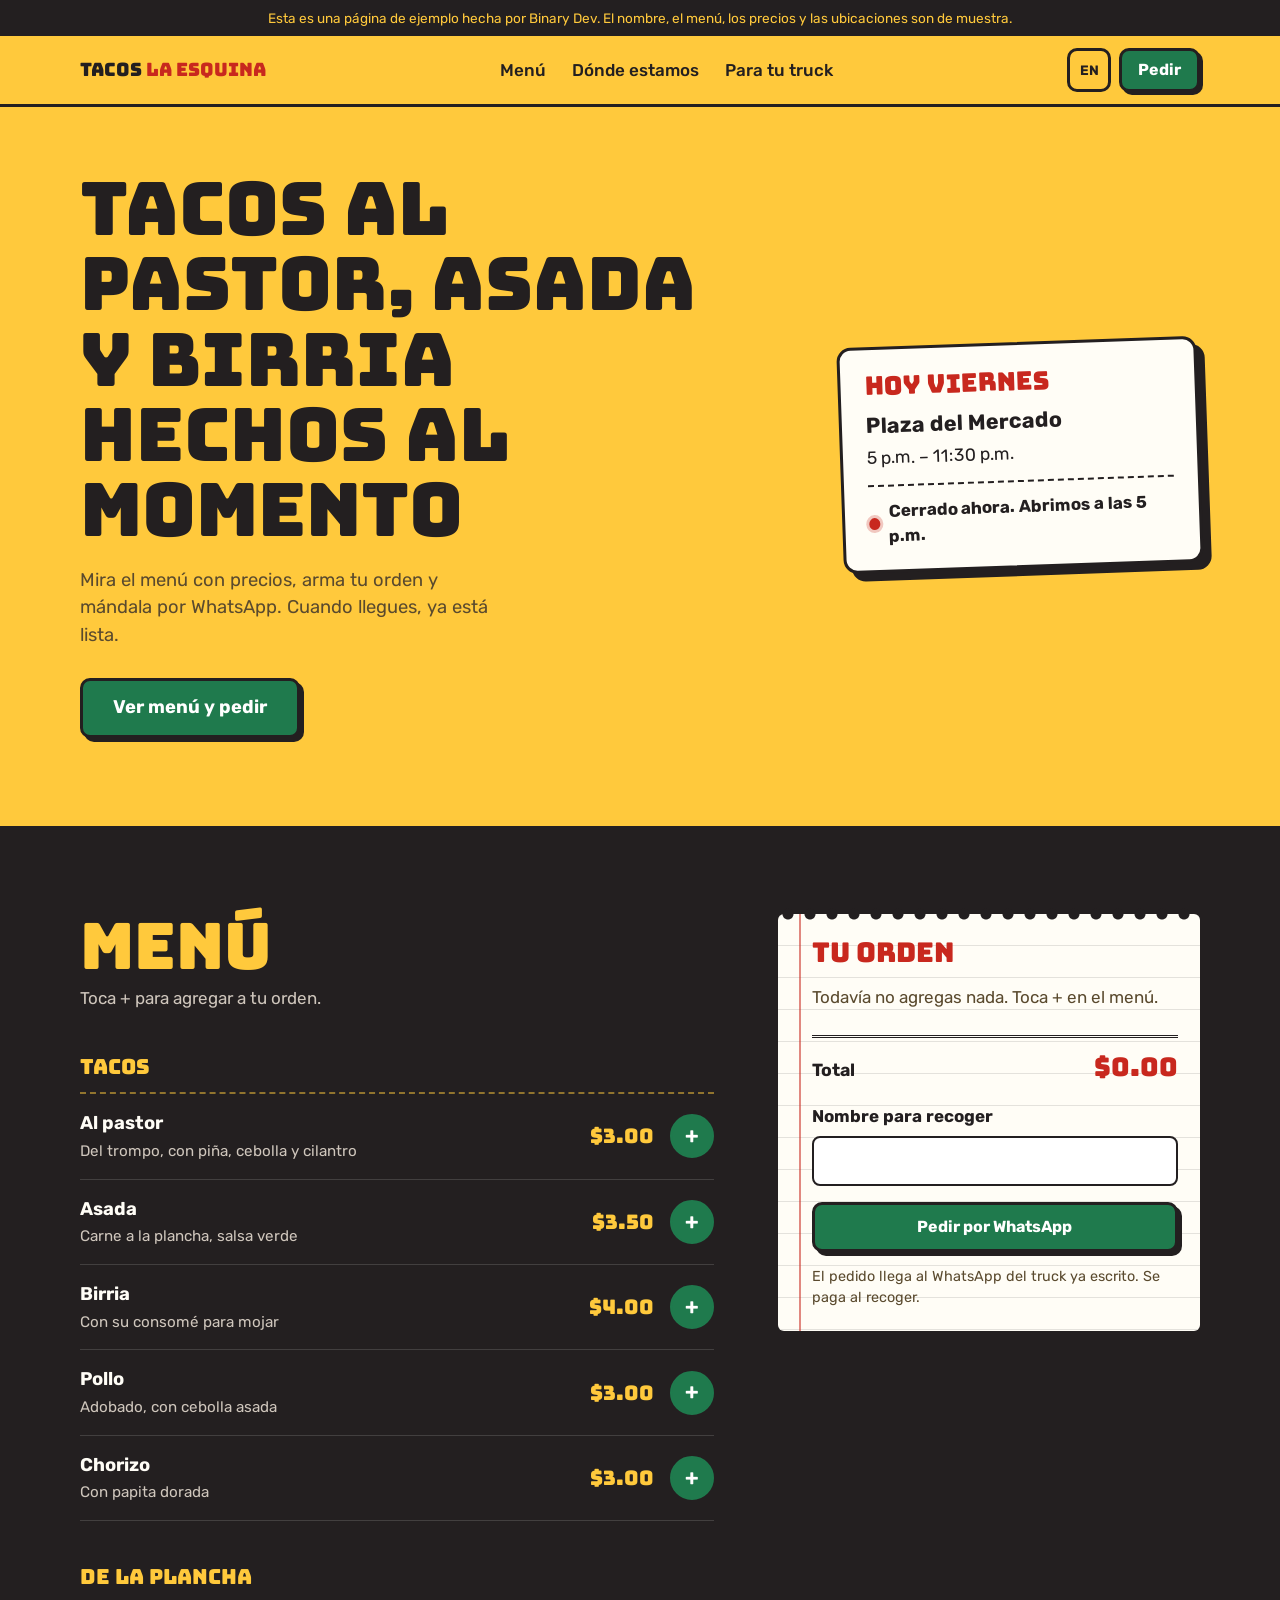
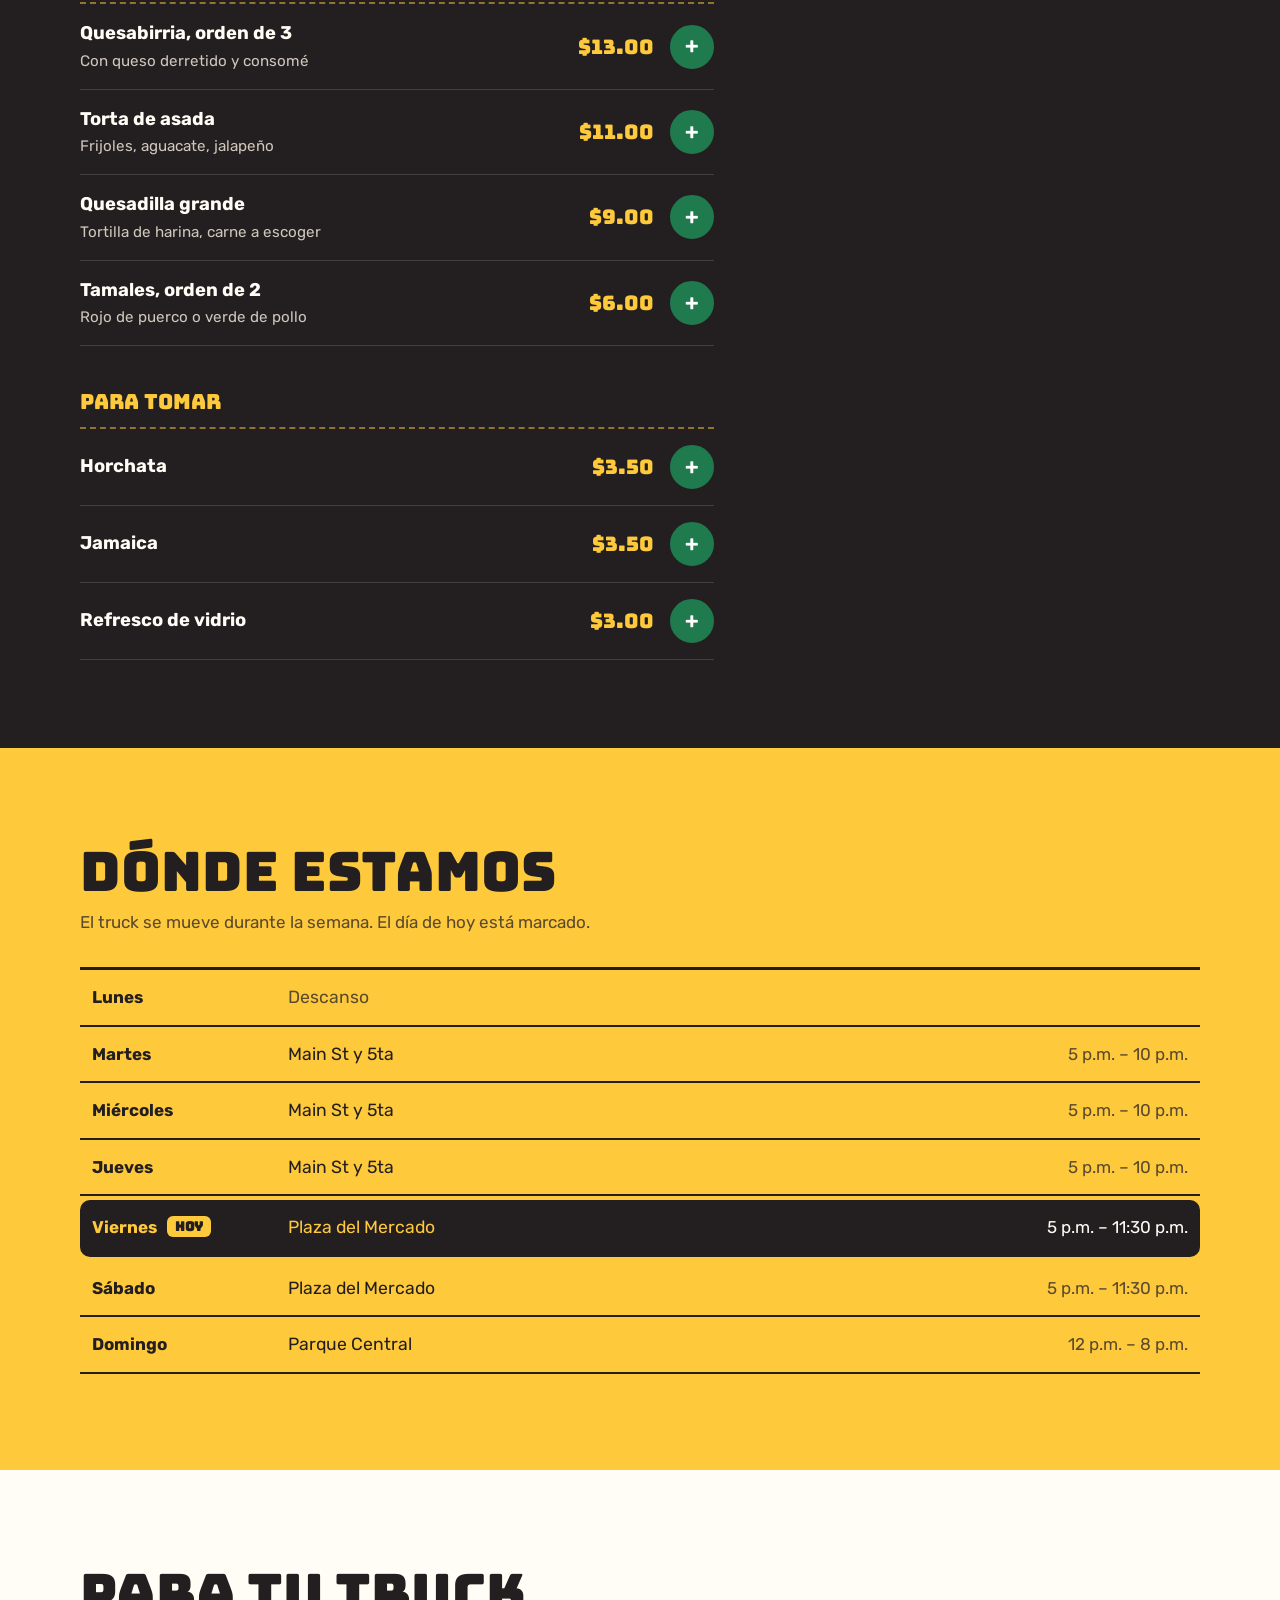
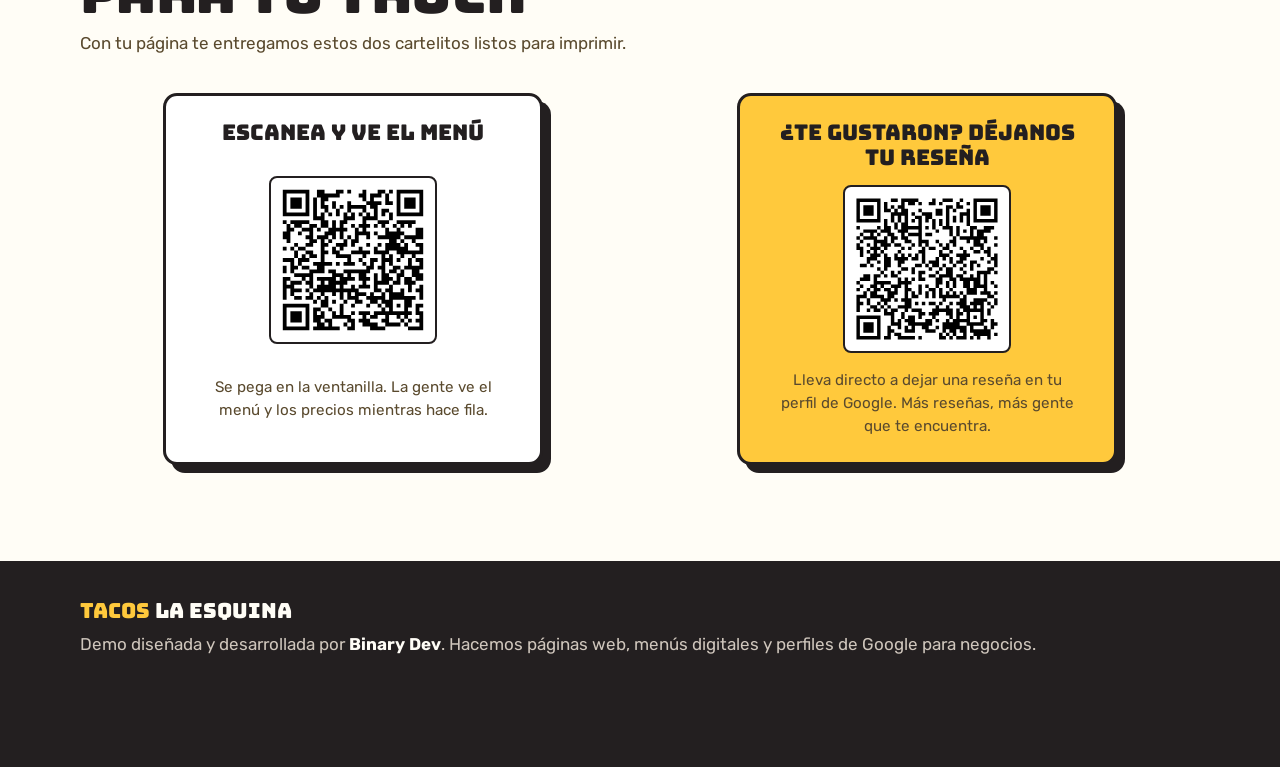
<file: index.html>
<!doctype html>
<html lang="es">
<head>
  <meta charset="utf-8">
  <meta name="viewport" content="width=device-width, initial-scale=1">
  <meta http-equiv="Content-Security-Policy" content="default-src 'self'; img-src 'self' data:; style-src 'self'; script-src 'self'; font-src 'self'; connect-src 'self'; base-uri 'self'; form-action 'self'; object-src 'none'">
  <meta name="referrer" content="strict-origin-when-cross-origin">
  <meta name="robots" content="noindex, nofollow">
  <title>Tacos La Esquina | Demo de menú digital para food truck</title>
  <meta name="description" content="Demo de menú digital para food truck y taquería: menú con precios, pedido por WhatsApp, dónde estamos hoy y QR para la ventanilla. Hecha por Binary Dev.">
  <meta property="og:type" content="website">
  <meta property="og:title" content="Tacos La Esquina | Demo de menú digital">
  <meta property="og:description" content="Así podría verse el menú de tu food truck: arma tu orden y pídela por WhatsApp.">
  <meta name="twitter:card" content="summary">
  <meta name="theme-color" content="#FFC93C">
  <link rel="icon" href="assets/favicon.svg" type="image/svg+xml">
  <link rel="preload" href="assets/fonts/bungee-latin-400-normal.woff2" as="font" type="font/woff2" crossorigin>
  <link rel="preload" href="assets/fonts/rubik-latin-400-normal.woff2" as="font" type="font/woff2" crossorigin>
  <link rel="stylesheet" href="css/styles.css">
  <script type="application/ld+json">
  {
    "@context": "https://schema.org",
    "@type": "FoodEstablishment",
    "servesCuisine": "Mexican",
    "name": "Tacos La Esquina (demo)",
    "description": "Página de demostración creada por Binary Dev. Datos de ejemplo.",
    "priceRange": "$"
  }
  </script>
  <script src="js/i18n.js" defer></script>
  <script src="js/main.js" defer></script>
</head>
<body>
  <a class="skip-link" href="#main" data-i18n="skip">Saltar al contenido</a>
  <p class="demo-bar" role="note" data-i18n="demo.text">Esta es una página de ejemplo hecha por Binary Dev. El nombre, el menú, los precios y las ubicaciones son de muestra.</p>

  <header class="site-header">
    <div class="wrap header-inner">
      <a class="brand" href="#top">Tacos <span>La Esquina</span></a>
      <nav class="main-nav" aria-label="Principal" data-i18n-attr="aria-label:nav.label">
        <a href="#menu" data-i18n="nav.menu">Menú</a>
        <a href="#donde" data-i18n="nav.where">Dónde estamos</a>
        <a href="#qr" data-i18n="nav.qr">Para tu truck</a>
      </nav>
      <div class="header-actions">
        <button class="lang-toggle" type="button" id="lang-toggle" aria-label="Switch to English">EN</button>
        <a class="btn btn-small" href="#menu" data-i18n="cta.order">Pedir</a>
      </div>
    </div>
  </header>

  <main id="main">
    <section class="hero" id="top" aria-labelledby="hero-title">
      <div class="wrap hero-grid">
        <div class="hero-copy">
          <h1 id="hero-title" data-i18n="hero.title">Tacos al pastor, asada y birria hechos al momento</h1>
          <p class="lede" data-i18n="hero.lede">Mira el menú con precios, arma tu orden y mándala por WhatsApp. Cuando llegues, ya está lista.</p>
          <a class="btn btn-big" href="#menu" data-i18n="cta.menu">Ver menú y pedir</a>
        </div>
        <aside class="today" aria-labelledby="today-label">
          <p class="today-label" id="today-label"><span data-i18n="today.label">Hoy</span> <span id="today-day">sábado</span></p>
          <p class="today-place" id="today-place">Plaza del Mercado</p>
          <p class="today-hours" id="today-hours">5 p.m. – 11:30 p.m.</p>
          <p class="today-status" id="today-status"><span class="dot" aria-hidden="true"></span><span id="today-status-text">Abierto ahora</span></p>
        </aside>
      </div>
    </section>

    <section class="menu-section" id="menu" aria-labelledby="menu-title">
      <div class="wrap menu-grid">
        <div class="board">
          <h2 id="menu-title" class="board-title" data-i18n="menu.title">Menú</h2>
          <p class="board-hint" data-i18n="menu.hint">Toca + para agregar a tu orden.</p>

          <h3 class="board-group" data-i18n="menu.tacos">Tacos</h3>
          <ul class="items">
            <li class="item" data-id="pastor" data-price="3.00">
              <div class="item-text"><p class="item-name" data-i18n="i.pastor">Al pastor</p><p class="item-desc" data-i18n="d.pastor">Del trompo, con piña, cebolla y cilantro</p></div>
              <p class="item-price">$3.00</p><div class="qty"></div>
            </li>
            <li class="item" data-id="asada" data-price="3.50">
              <div class="item-text"><p class="item-name" data-i18n="i.asada">Asada</p><p class="item-desc" data-i18n="d.asada">Carne a la plancha, salsa verde</p></div>
              <p class="item-price">$3.50</p><div class="qty"></div>
            </li>
            <li class="item" data-id="birria" data-price="4.00">
              <div class="item-text"><p class="item-name" data-i18n="i.birria">Birria</p><p class="item-desc" data-i18n="d.birria">Con su consomé para mojar</p></div>
              <p class="item-price">$4.00</p><div class="qty"></div>
            </li>
            <li class="item" data-id="pollo" data-price="3.00">
              <div class="item-text"><p class="item-name" data-i18n="i.pollo">Pollo</p><p class="item-desc" data-i18n="d.pollo">Adobado, con cebolla asada</p></div>
              <p class="item-price">$3.00</p><div class="qty"></div>
            </li>
            <li class="item" data-id="chorizo" data-price="3.00">
              <div class="item-text"><p class="item-name" data-i18n="i.chorizo">Chorizo</p><p class="item-desc" data-i18n="d.chorizo">Con papita dorada</p></div>
              <p class="item-price">$3.00</p><div class="qty"></div>
            </li>
          </ul>

          <h3 class="board-group" data-i18n="menu.more">De la plancha</h3>
          <ul class="items">
            <li class="item" data-id="quesabirria" data-price="13.00">
              <div class="item-text"><p class="item-name" data-i18n="i.quesabirria">Quesabirria, orden de 3</p><p class="item-desc" data-i18n="d.quesabirria">Con queso derretido y consomé</p></div>
              <p class="item-price">$13.00</p><div class="qty"></div>
            </li>
            <li class="item" data-id="torta" data-price="11.00">
              <div class="item-text"><p class="item-name" data-i18n="i.torta">Torta de asada</p><p class="item-desc" data-i18n="d.torta">Frijoles, aguacate, jalapeño</p></div>
              <p class="item-price">$11.00</p><div class="qty"></div>
            </li>
            <li class="item" data-id="quesadilla" data-price="9.00">
              <div class="item-text"><p class="item-name" data-i18n="i.quesadilla">Quesadilla grande</p><p class="item-desc" data-i18n="d.quesadilla">Tortilla de harina, carne a escoger</p></div>
              <p class="item-price">$9.00</p><div class="qty"></div>
            </li>
            <li class="item" data-id="tamales" data-price="6.00">
              <div class="item-text"><p class="item-name" data-i18n="i.tamales">Tamales, orden de 2</p><p class="item-desc" data-i18n="d.tamales">Rojo de puerco o verde de pollo</p></div>
              <p class="item-price">$6.00</p><div class="qty"></div>
            </li>
          </ul>

          <h3 class="board-group" data-i18n="menu.drinks">Para tomar</h3>
          <ul class="items">
            <li class="item" data-id="horchata" data-price="3.50">
              <div class="item-text"><p class="item-name" data-i18n="i.horchata">Horchata</p></div>
              <p class="item-price">$3.50</p><div class="qty"></div>
            </li>
            <li class="item" data-id="jamaica" data-price="3.50">
              <div class="item-text"><p class="item-name" data-i18n="i.jamaica">Jamaica</p></div>
              <p class="item-price">$3.50</p><div class="qty"></div>
            </li>
            <li class="item" data-id="coca" data-price="3.00">
              <div class="item-text"><p class="item-name" data-i18n="i.coca">Refresco de vidrio</p></div>
              <p class="item-price">$3.00</p><div class="qty"></div>
            </li>
          </ul>
        </div>

        <aside class="order" id="orden" aria-labelledby="order-title">
          <div class="pad">
            <h2 class="pad-title" id="order-title" data-i18n="order.title">Tu orden</h2>
            <p class="pad-empty" id="pad-empty" data-i18n="order.empty">Todavía no agregas nada. Toca + en el menú.</p>
            <ul class="pad-lines" id="pad-lines" aria-live="polite"></ul>
            <p class="pad-total"><span data-i18n="order.total">Total</span> <strong id="pad-total">$0.00</strong></p>
            <div class="field">
              <label for="f-name" data-i18n="order.name">Nombre para recoger</label>
              <input id="f-name" type="text" autocomplete="given-name">
            </div>
            <p class="form-error" id="form-error" role="alert" hidden></p>
            <button class="btn btn-block" type="button" id="send-order" data-i18n="order.send">Pedir por WhatsApp</button>
            <p class="pad-note" data-i18n="order.note">El pedido llega al WhatsApp del truck ya escrito. Se paga al recoger.</p>
          </div>
        </aside>
      </div>
    </section>

    <section class="section" id="donde" aria-labelledby="where-title">
      <div class="wrap">
        <h2 id="where-title" class="section-title" data-i18n="where.title">Dónde estamos</h2>
        <p class="section-lede" data-i18n="where.lede">El truck se mueve durante la semana. El día de hoy está marcado.</p>
        <ol class="week" id="week"></ol>
      </div>
    </section>

    <section class="section section-paper" id="qr" aria-labelledby="qr-title">
      <div class="wrap">
        <h2 id="qr-title" class="section-title" data-i18n="qr.title">Para tu truck</h2>
        <p class="section-lede" data-i18n="qr.lede">Con tu página te entregamos estos dos cartelitos listos para imprimir.</p>
        <div class="signs">
          <figure class="sign">
            <p class="sign-head" data-i18n="qr.menuHead">Escanea y ve el menú</p>
            <img src="assets/qr-menu.svg" width="168" height="168" alt="Código QR de ejemplo que abre el menú" data-i18n-attr="alt:qr.menuAlt">
            <figcaption data-i18n="qr.menuText">Se pega en la ventanilla. La gente ve el menú y los precios mientras hace fila.</figcaption>
          </figure>
          <figure class="sign">
            <p class="sign-head" data-i18n="qr.reviewHead">¿Te gustaron? Déjanos tu reseña</p>
            <img src="assets/qr-review.svg" width="168" height="168" alt="Código QR de ejemplo para dejar una reseña en Google" data-i18n-attr="alt:qr.reviewAlt">
            <figcaption data-i18n="qr.reviewText">Lleva directo a dejar una reseña en tu perfil de Google. Más reseñas, más gente que te encuentra.</figcaption>
          </figure>
        </div>
      </div>
    </section>
  </main>

  <footer class="site-footer">
    <div class="wrap">
      <p class="brand">Tacos <span>La Esquina</span></p>
      <p data-i18n="footer.made">Demo diseñada y desarrollada por <strong>Binary Dev</strong>. Hacemos páginas web, menús digitales y perfiles de Google para negocios.</p>
    </div>
  </footer>

  <a class="order-bar" id="order-bar" href="#orden" hidden>
    <span><span data-i18n="order.title">Tu orden</span> (<span id="bar-count">0</span>)</span>
    <strong id="bar-total">$0.00</strong>
  </a>

  <div class="toast" id="toast" role="status" aria-live="polite" hidden></div>
</body>
</html>
</file>
<file: css/styles.css>
/* ===== Fonts (self-hosted) ===== */
@font-face { font-family: "Bungee"; src: url("../assets/fonts/bungee-latin-400-normal.woff2") format("woff2"); font-weight: 400; font-display: swap; }
@font-face { font-family: "Rubik"; src: url("../assets/fonts/rubik-latin-400-normal.woff2") format("woff2"); font-weight: 400; font-display: swap; }
@font-face { font-family: "Rubik"; src: url("../assets/fonts/rubik-latin-500-normal.woff2") format("woff2"); font-weight: 500; font-display: swap; }
@font-face { font-family: "Rubik"; src: url("../assets/fonts/rubik-latin-700-normal.woff2") format("woff2"); font-weight: 700; font-display: swap; }

/* ===== Tokens ===== */
:root {
  --maiz: #FFC93C;        /* corn yellow: page background */
  --comal: #231F20;       /* griddle black: text and menu board */
  --chile: #C8281E;       /* chile red: order pad accents (large text only on yellow) */
  --salsa: #1F7A4D;       /* salsa green: actions */
  --papel: #FFFDF6;       /* order-pad paper */
  --masa: #5A4A2E;        /* quiet text on yellow */
  --humo: #CFC6BC;        /* quiet text on the board */
  --sign: "Bungee", Impact, "Arial Black", sans-serif;
  --body: "Rubik", system-ui, -apple-system, "Segoe UI", sans-serif;
  --wrap: 1160px;
}

/* ===== Base ===== */
*, *::before, *::after { box-sizing: border-box; }
html { scroll-behavior: smooth; -webkit-text-size-adjust: 100%; }
body { margin: 0; background: var(--maiz); color: var(--comal); font-family: var(--body); font-size: 1.0625rem; line-height: 1.5; overflow-x: hidden; }
img { display: block; max-width: 100%; }
h1, h2, h3, p { margin: 0; }
h1, h2, h3 { font-weight: 400; }
ul, ol { margin: 0; padding: 0; list-style: none; }
a { color: inherit; }
:focus-visible { outline: 3px solid var(--comal); outline-offset: 3px; border-radius: 6px; }
.menu-section :focus-visible { outline-color: var(--maiz); }
.wrap { width: 100%; max-width: var(--wrap); margin: 0 auto; padding: 0 20px; }

.skip-link { position: absolute; left: 12px; top: -60px; z-index: 100; background: var(--comal); color: var(--maiz); padding: 10px 16px; border-radius: 8px; text-decoration: none; }
.skip-link:focus { top: 12px; }
.demo-bar { background: var(--comal); color: var(--maiz); text-align: center; font-size: 0.85rem; padding: 8px 16px; }

/* ===== Buttons ===== */
.btn {
  display: inline-flex; align-items: center; justify-content: center; min-height: 50px; padding: 0 24px;
  border: 3px solid var(--comal); border-radius: 10px; background: var(--salsa); color: #fff;
  font: 700 1rem/1 var(--body); text-decoration: none; cursor: pointer; white-space: nowrap;
  box-shadow: 4px 4px 0 var(--comal); transition: transform .12s ease, box-shadow .12s ease;
}
.btn:hover { transform: translate(-1px, -1px); box-shadow: 5px 5px 0 var(--comal); }
.btn:active { transform: translate(3px, 3px); box-shadow: 1px 1px 0 var(--comal); }
.btn-big { min-height: 60px; padding: 0 30px; font-size: 1.15rem; }
.btn-small { min-height: 44px; padding: 0 16px; box-shadow: 3px 3px 0 var(--comal); }
.btn-block { width: 100%; }

/* ===== Header ===== */
.site-header { position: sticky; top: 0; z-index: 40; background: var(--maiz); border-bottom: 3px solid var(--comal); }
.header-inner { display: flex; align-items: center; justify-content: space-between; gap: 12px; min-height: 68px; }
.brand { font-family: var(--sign); font-size: 1.15rem; line-height: 1; text-decoration: none; white-space: nowrap; }
.brand span { color: var(--chile); }
.main-nav { display: none; gap: 26px; }
.main-nav a { font-weight: 500; text-decoration: none; }
.main-nav a:hover { text-decoration: underline; text-underline-offset: 4px; }
.header-actions { display: flex; align-items: center; gap: 8px; }
.lang-toggle { min-width: 44px; min-height: 44px; border: 3px solid var(--comal); border-radius: 10px; background: transparent; color: var(--comal); font: 700 0.85rem var(--body); cursor: pointer; }
.lang-toggle:hover { background: var(--comal); color: var(--maiz); }

/* ===== Hero ===== */
.hero { padding: 40px 0 56px; }
.hero-grid { display: grid; gap: 40px; align-items: center; }
.hero h1 { font-family: var(--sign); font-size: clamp(2.3rem, 9.5vw, 4.6rem); line-height: 1.02; max-width: 13ch; }
.lede { font-size: 1.15rem; color: var(--masa); max-width: 34ch; margin: 20px 0 28px; }

.today {
  justify-self: start; width: min(100%, 360px); background: var(--papel); border: 3px solid var(--comal); border-radius: 14px;
  padding: 22px 24px 20px; box-shadow: 8px 8px 0 var(--comal); transform: rotate(-2deg);
}
.today-label { font-family: var(--sign); font-size: 1.6rem; line-height: 1.1; color: var(--chile); }
.today-place { font-size: 1.35rem; font-weight: 700; margin-top: 10px; }
.today-hours { font-size: 1.1rem; margin-top: 2px; }
.today-status { display: flex; align-items: center; gap: 8px; margin-top: 14px; padding-top: 12px; border-top: 2px dashed var(--comal); font-weight: 700; }
.dot { width: 12px; height: 12px; border-radius: 50%; background: var(--salsa); box-shadow: 0 0 0 3px rgba(31, 122, 77, .25); }
.today.is-closed .dot { background: var(--chile); box-shadow: 0 0 0 3px rgba(200, 40, 30, .25); }

/* ===== Menu board ===== */
.menu-section { background: var(--comal); color: var(--papel); padding: 64px 0; scroll-margin-top: 60px; }
.menu-grid { display: grid; gap: 40px; align-items: start; }
.board-title { font-family: var(--sign); font-size: clamp(2.6rem, 11vw, 4rem); line-height: 1; color: var(--maiz); }
.board-hint { color: var(--humo); margin-top: 8px; }
.board-group { font-family: var(--sign); font-size: 1.3rem; color: var(--maiz); margin-top: 40px; padding-bottom: 10px; border-bottom: 2px dashed rgba(255, 201, 60, .5); }
.item { display: grid; grid-template-columns: 1fr auto; grid-template-areas: "text price" "text qty"; gap: 6px 16px; align-items: center; padding: 16px 0; border-bottom: 1px solid rgba(255, 253, 246, .14); }
.item-text { grid-area: text; }
.item-name { font-weight: 700; font-size: 1.15rem; }
.item-desc { color: var(--humo); font-size: 0.95rem; margin-top: 2px; }
.item-price { grid-area: price; font-family: var(--sign); font-size: 1.25rem; color: var(--maiz); justify-self: end; font-variant-numeric: tabular-nums; }
.qty { grid-area: qty; justify-self: end; display: flex; align-items: center; gap: 4px; }
.qty button {
  width: 44px; height: 44px; border-radius: 50%; border: 2px solid var(--papel); background: transparent; color: var(--papel);
  font: 700 1.4rem/1 var(--body); cursor: pointer; display: grid; place-items: center; padding: 0;
}
.qty .add { background: var(--salsa); border-color: var(--salsa); color: #fff; }
.qty button:hover { border-color: var(--maiz); }
.qty-n { min-width: 28px; text-align: center; font-weight: 700; font-size: 1.1rem; }
.item.in-order .item-name::after { content: " ✓"; color: var(--maiz); }

/* Order pad */
.order { scroll-margin-top: 84px; }
.pad {
  background-color: var(--papel); color: var(--comal); border-radius: 6px; padding: 24px 22px 22px 34px; position: relative;
  background-image: linear-gradient(90deg, transparent 21px, rgba(200, 40, 30, .55) 21px, rgba(200, 40, 30, .55) 23px, transparent 23px),
    repeating-linear-gradient(180deg, transparent 0 31px, rgba(35, 31, 32, .12) 31px 32px);
}
.pad::before { content: ""; position: absolute; left: 0; right: 0; top: -8px; height: 16px; background: radial-gradient(circle at 10px 8px, var(--comal) 5px, transparent 6px) 0 0 / 22px 16px repeat-x; }
.pad-title { font-family: var(--sign); font-size: 1.7rem; color: var(--chile); line-height: 1.1; margin-bottom: 12px; }
.pad-empty { color: var(--masa); padding: 6px 0 12px; }
.pad-lines li { display: grid; grid-template-columns: 32px 1fr auto; gap: 8px; padding: 4px 0; font-size: 1.05rem; line-height: 24px; }
.pad-lines .n { font-weight: 700; color: var(--chile); }
.pad-lines .p { font-variant-numeric: tabular-nums; }
.pad-total { display: flex; justify-content: space-between; align-items: baseline; border-top: 3px double var(--comal); margin: 12px 0 18px; padding-top: 10px; font-weight: 700; font-size: 1.1rem; }
.pad-total strong { font-family: var(--sign); font-size: 1.6rem; font-weight: 400; color: var(--chile); }
.field { margin-bottom: 16px; }
.field label { display: block; font-weight: 700; margin-bottom: 6px; }
.field input { width: 100%; min-height: 50px; padding: 0 14px; border: 2px solid var(--comal); border-radius: 8px; background: #fff; color: var(--comal); font: 400 1rem var(--body); }
.form-error { color: var(--chile); font-weight: 700; margin-bottom: 12px; }
.pad-note { font-size: 0.9rem; color: var(--masa); margin-top: 14px; }

/* ===== Sections ===== */
.section { padding: 72px 0; }
.section-paper { background: var(--papel); }
.section-title { font-family: var(--sign); font-size: clamp(2.1rem, 8.5vw, 3.4rem); line-height: 1.02; }
.section-lede { color: var(--masa); margin-top: 10px; max-width: 52ch; }

/* Week */
.week { margin-top: 32px; border-top: 3px solid var(--comal); }
.week li { display: grid; grid-template-columns: 1fr; gap: 2px; padding: 14px 12px; border-bottom: 2px solid var(--comal); }
.week .day { font-weight: 700; }
.week .place { font-size: 1.1rem; }
.week .hours { color: var(--masa); }
.week li.is-today { background: var(--comal); color: var(--maiz); border-radius: 10px; border-bottom-color: transparent; margin: 4px 0; }
.week li.is-today .hours { color: var(--papel); }
.week li.is-today .day::after { content: attr(data-today); margin-left: 10px; font-family: var(--sign); font-size: 0.8rem; background: var(--maiz); color: var(--comal); padding: 2px 8px; border-radius: 6px; vertical-align: 2px; }
.week li.is-off .place, .week li.is-off .hours { color: var(--masa); }

/* Signs */
.signs { display: grid; gap: 28px; margin-top: 36px; }
.sign {
  margin: 0; background: #fff; border: 3px solid var(--comal); border-radius: 14px; box-shadow: 8px 8px 0 var(--comal);
  padding: 24px; display: grid; justify-items: center; gap: 16px; text-align: center; max-width: 380px; justify-self: center; width: 100%;
}
.sign:nth-child(2) { background: var(--maiz); }
.sign-head { font-family: var(--sign); font-size: 1.35rem; line-height: 1.15; }
.sign img { background: #fff; padding: 8px; border: 2px solid var(--comal); border-radius: 8px; }
.sign figcaption { color: var(--masa); font-size: 0.95rem; max-width: 30ch; }

/* Footer */
.site-footer { background: var(--comal); color: var(--humo); padding: 40px 0 110px; }
.site-footer .brand { display: block; color: var(--maiz); margin-bottom: 10px; font-size: 1.3rem; }
.site-footer .brand span { color: var(--papel); }
.site-footer strong { color: var(--papel); }

/* Mobile order bar */
.order-bar {
  position: fixed; left: 12px; right: 12px; bottom: 12px; z-index: 50; display: flex; justify-content: space-between; align-items: center;
  min-height: 58px; padding: 0 20px; border: 3px solid var(--comal); border-radius: 12px; background: var(--salsa); color: #fff;
  font-weight: 700; text-decoration: none; box-shadow: 4px 4px 0 var(--comal);
}
.order-bar[hidden] { display: none; }
.order-bar strong { font-family: var(--sign); font-weight: 400; font-size: 1.2rem; }

/* Toast */
.toast { position: fixed; left: 16px; right: 16px; bottom: 84px; z-index: 60; max-width: 460px; margin: 0 auto; background: var(--comal); color: var(--papel); border: 3px solid var(--maiz); border-radius: 12px; padding: 16px 18px; font-size: 0.95rem; }
.toast strong { display: block; color: var(--maiz); margin-bottom: 4px; }
.toast pre { white-space: pre-wrap; font: inherit; margin: 10px 0 0; padding: 10px 12px; background: rgba(255, 253, 246, .1); border-radius: 8px; }

.notfound-title { font-family: var(--sign); font-size: clamp(2.2rem, 9vw, 3.6rem); margin-bottom: 12px; }
.notfound-text { margin-bottom: 24px; color: var(--masa); }

/* ===== Larger screens ===== */
@media (min-width: 640px) {
  .item { grid-template-columns: 1fr auto auto; grid-template-areas: "text price qty"; }
  .week li { grid-template-columns: 180px 1fr auto; align-items: baseline; gap: 16px; }
  .signs { grid-template-columns: 1fr 1fr; }
}
@media (min-width: 960px) {
  .main-nav { display: flex; }
  .hero { padding: 64px 0 88px; }
  .hero-grid { grid-template-columns: 1.4fr 1fr; gap: 56px; }
  .today { justify-self: end; }
  .menu-section { padding: 88px 0; }
  .menu-grid { grid-template-columns: 1.5fr 1fr; gap: 64px; }
  .order { position: sticky; top: 96px; }
  .section { padding: 96px 0; }
  .order-bar { display: none !important; }
}
@media (max-width: 380px) {
  .wrap { padding: 0 16px; }
  .brand { font-size: 1rem; }
}

@media (prefers-reduced-motion: reduce) {
  html { scroll-behavior: auto; }
  *, *::before, *::after { transition: none !important; animation: none !important; }
}
</file>
